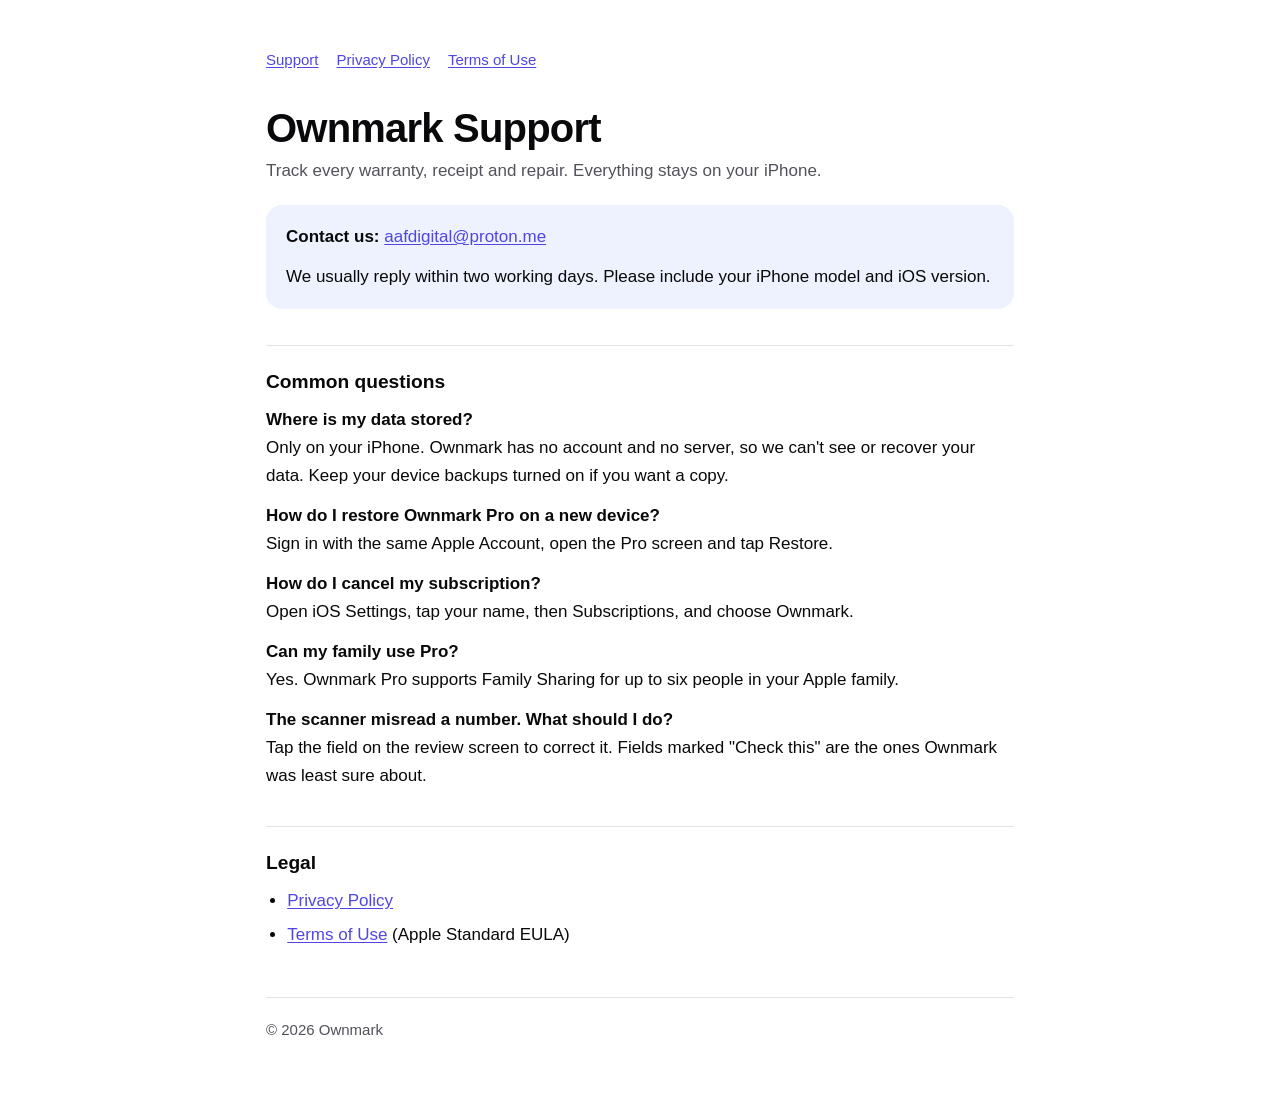
<file: docs/index.html>
<!doctype html>
<html lang="en-GB">
<head>
  <meta charset="utf-8">
  <meta name="viewport" content="width=device-width, initial-scale=1">
  <title>Ownmark Support</title>
  <meta name="description" content="Help and contact for Ownmark, the private warranty and home inventory app for iPhone.">
  <link rel="stylesheet" href="style.css">
</head>
<body>
<main>
  <nav><a href="./">Support</a><a href="privacy.html">Privacy Policy</a><a href="terms.html">Terms of Use</a></nav>

  <h1>Ownmark Support</h1>
  <p class="muted">Track every warranty, receipt and repair. Everything stays on your iPhone.</p>

  <div class="summary">
    <p><strong>Contact us:</strong> <a href="mailto:aafdigital@proton.me?subject=Ownmark%20support">aafdigital@proton.me</a></p>
    <p>We usually reply within two working days. Please include your iPhone model and iOS version.</p>
  </div>

  <h2>Common questions</h2>
  <p><strong>Where is my data stored?</strong><br>Only on your iPhone. Ownmark has no account and no server, so we can't see or recover your data. Keep your device backups turned on if you want a copy.</p>
  <p><strong>How do I restore Ownmark Pro on a new device?</strong><br>Sign in with the same Apple Account, open the Pro screen and tap Restore.</p>
  <p><strong>How do I cancel my subscription?</strong><br>Open iOS Settings, tap your name, then Subscriptions, and choose Ownmark.</p>
  <p><strong>Can my family use Pro?</strong><br>Yes. Ownmark Pro supports Family Sharing for up to six people in your Apple family.</p>
  <p><strong>The scanner misread a number. What should I do?</strong><br>Tap the field on the review screen to correct it. Fields marked "Check this" are the ones Ownmark was least sure about.</p>

  <h2>Legal</h2>
  <ul>
    <li><a href="privacy.html">Privacy Policy</a></li>
    <li><a href="terms.html">Terms of Use</a> (Apple Standard EULA)</li>
  </ul>

  <footer>© 2026 Ownmark</footer>
</main>
</body>
</html>
</file>
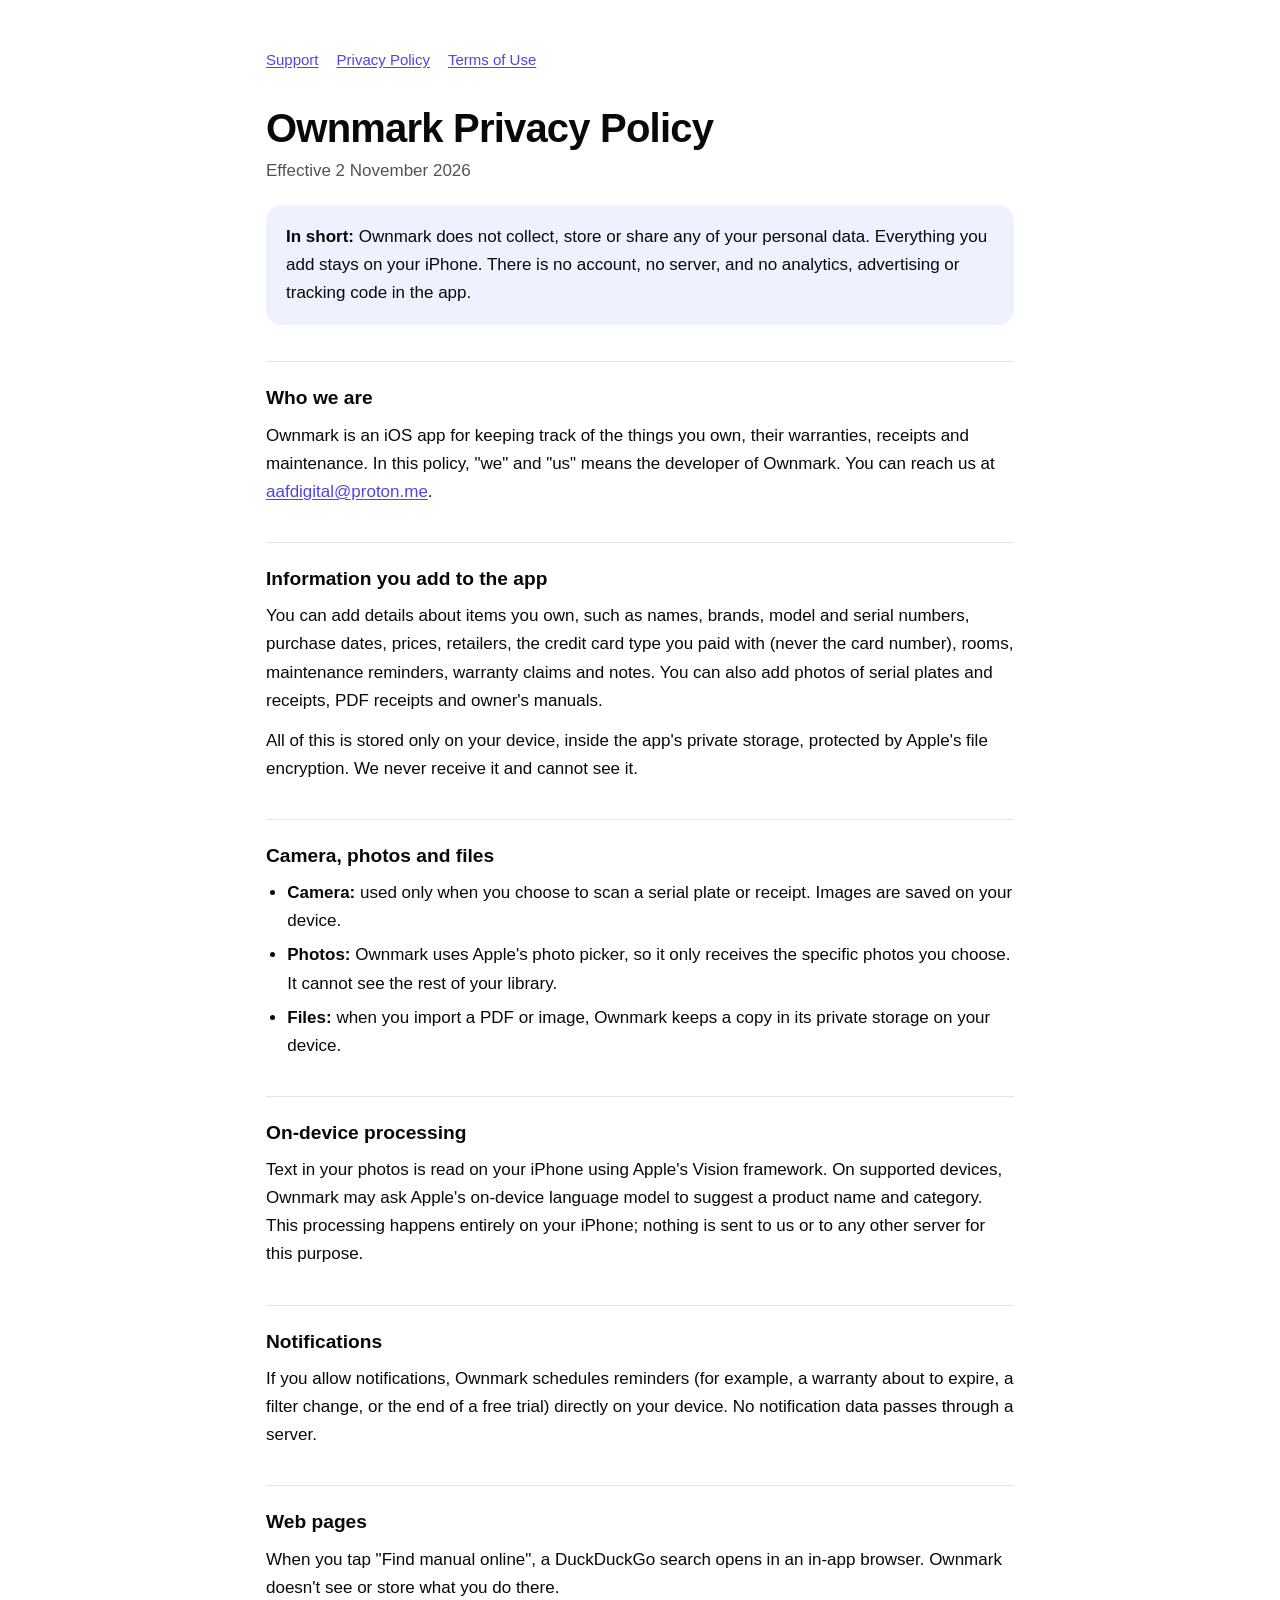
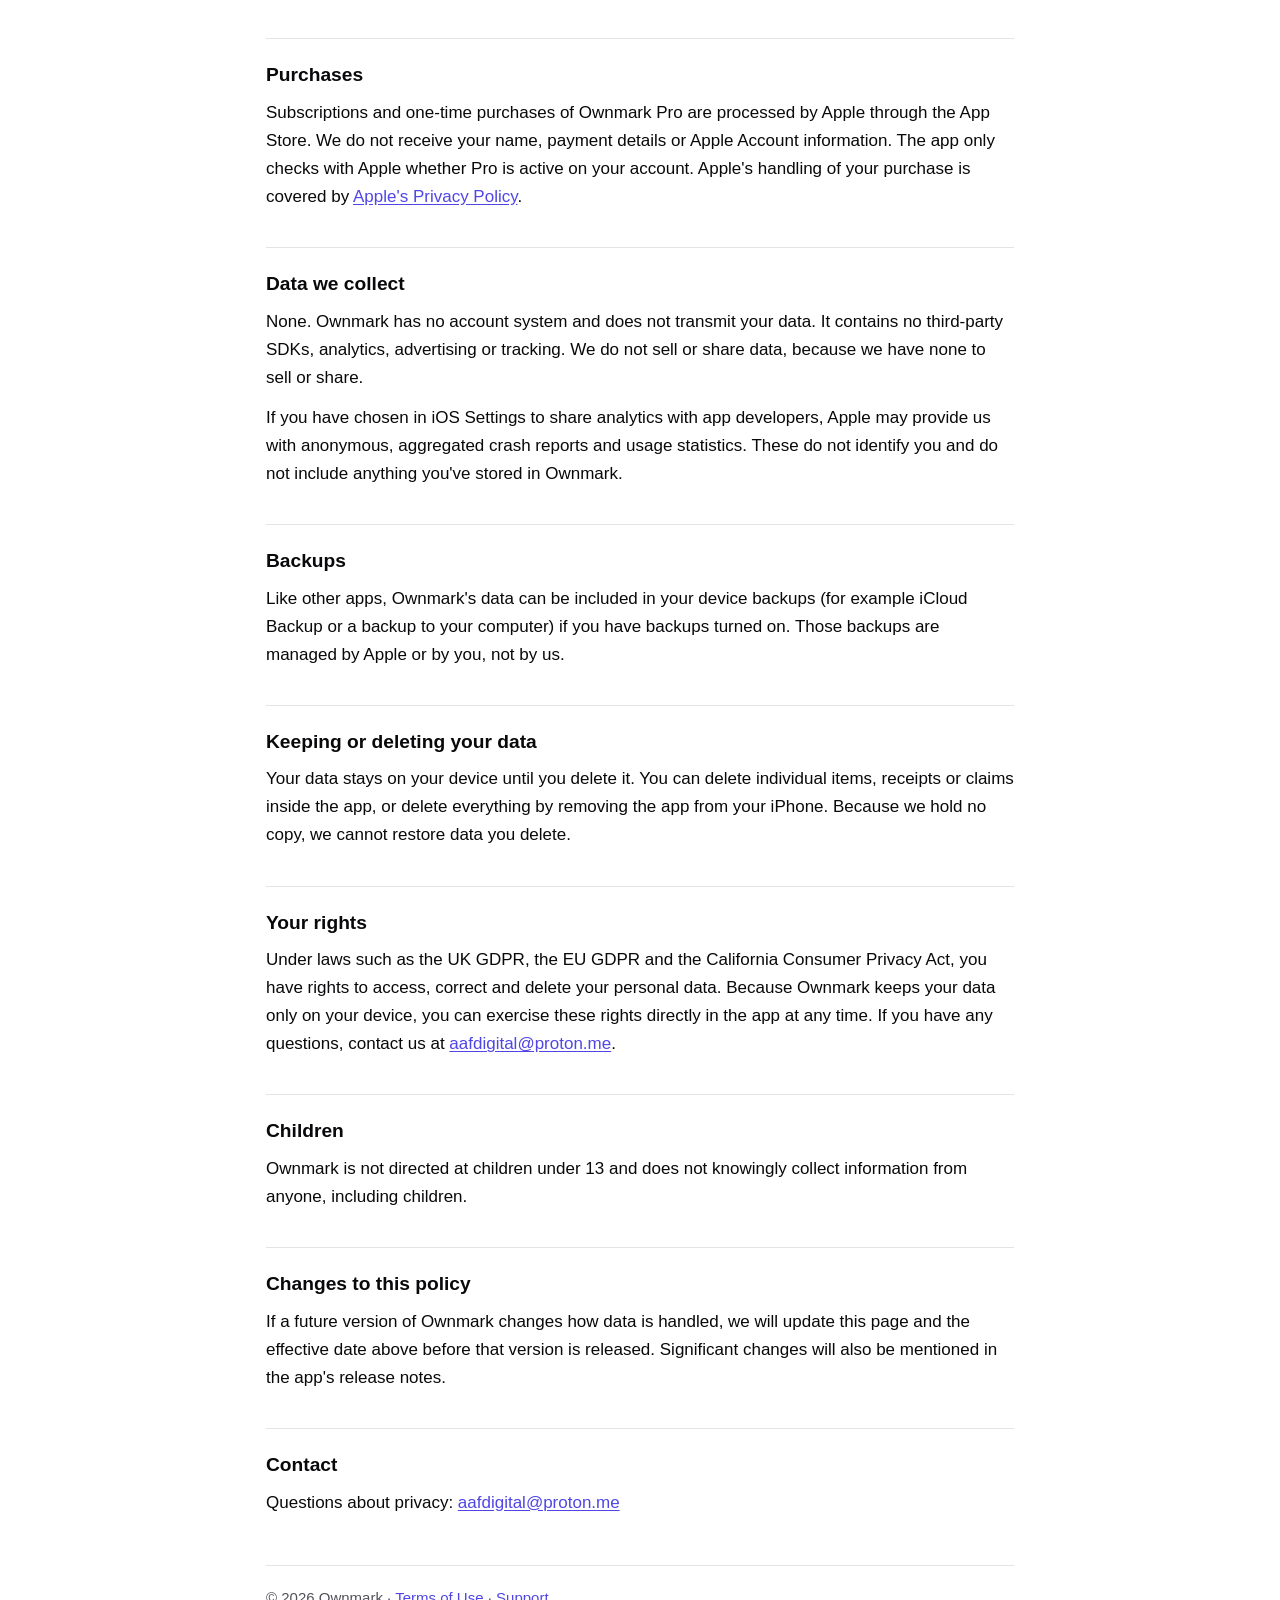
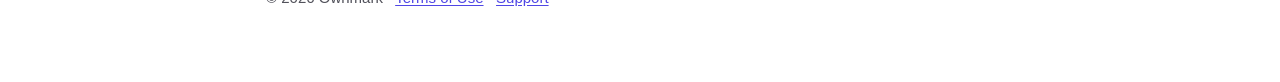
<file: docs/privacy.html>
<!doctype html>
<html lang="en-GB">
<head>
  <meta charset="utf-8">
  <meta name="viewport" content="width=device-width, initial-scale=1">
  <title>Ownmark Privacy Policy</title>
  <meta name="description" content="How the Ownmark iOS app handles your data: everything stays on your iPhone.">
  <link rel="stylesheet" href="style.css">
</head>
<body>
<main>
  <nav><a href="./">Support</a><a href="privacy.html">Privacy Policy</a><a href="terms.html">Terms of Use</a></nav>

  <h1>Ownmark Privacy Policy</h1>
  <p class="muted">Effective 2 November 2026</p>

  <div class="summary">
    <p><strong>In short:</strong> Ownmark does not collect, store or share any of your personal data. Everything you add stays on your iPhone. There is no account, no server, and no analytics, advertising or tracking code in the app.</p>
  </div>

  <h2>Who we are</h2>
  <p>Ownmark is an iOS app for keeping track of the things you own, their warranties, receipts and maintenance. In this policy, "we" and "us" means the developer of Ownmark. You can reach us at <a href="mailto:aafdigital@proton.me">aafdigital@proton.me</a>.</p>

  <h2>Information you add to the app</h2>
  <p>You can add details about items you own, such as names, brands, model and serial numbers, purchase dates, prices, retailers, the credit card type you paid with (never the card number), rooms, maintenance reminders, warranty claims and notes. You can also add photos of serial plates and receipts, PDF receipts and owner's manuals.</p>
  <p>All of this is stored only on your device, inside the app's private storage, protected by Apple's file encryption. We never receive it and cannot see it.</p>

  <h2>Camera, photos and files</h2>
  <ul>
    <li><strong>Camera:</strong> used only when you choose to scan a serial plate or receipt. Images are saved on your device.</li>
    <li><strong>Photos:</strong> Ownmark uses Apple's photo picker, so it only receives the specific photos you choose. It cannot see the rest of your library.</li>
    <li><strong>Files:</strong> when you import a PDF or image, Ownmark keeps a copy in its private storage on your device.</li>
  </ul>

  <h2>On-device processing</h2>
  <p>Text in your photos is read on your iPhone using Apple's Vision framework. On supported devices, Ownmark may ask Apple's on-device language model to suggest a product name and category. This processing happens entirely on your iPhone; nothing is sent to us or to any other server for this purpose.</p>

  <h2>Notifications</h2>
  <p>If you allow notifications, Ownmark schedules reminders (for example, a warranty about to expire, a filter change, or the end of a free trial) directly on your device. No notification data passes through a server.</p>

  <h2>Web pages</h2>
  <p>When you tap "Find manual online", a DuckDuckGo search opens in an in-app browser. Ownmark doesn't see or store what you do there.</p>

  <h2>Purchases</h2>
  <p>Subscriptions and one-time purchases of Ownmark Pro are processed by Apple through the App Store. We do not receive your name, payment details or Apple Account information. The app only checks with Apple whether Pro is active on your account. Apple's handling of your purchase is covered by <a href="https://www.apple.com/legal/privacy/">Apple's Privacy Policy</a>.</p>

  <h2>Data we collect</h2>
  <p>None. Ownmark has no account system and does not transmit your data. It contains no third-party SDKs, analytics, advertising or tracking. We do not sell or share data, because we have none to sell or share.</p>
  <p>If you have chosen in iOS Settings to share analytics with app developers, Apple may provide us with anonymous, aggregated crash reports and usage statistics. These do not identify you and do not include anything you've stored in Ownmark.</p>

  <h2>Backups</h2>
  <p>Like other apps, Ownmark's data can be included in your device backups (for example iCloud Backup or a backup to your computer) if you have backups turned on. Those backups are managed by Apple or by you, not by us.</p>

  <h2>Keeping or deleting your data</h2>
  <p>Your data stays on your device until you delete it. You can delete individual items, receipts or claims inside the app, or delete everything by removing the app from your iPhone. Because we hold no copy, we cannot restore data you delete.</p>

  <h2>Your rights</h2>
  <p>Under laws such as the UK GDPR, the EU GDPR and the California Consumer Privacy Act, you have rights to access, correct and delete your personal data. Because Ownmark keeps your data only on your device, you can exercise these rights directly in the app at any time. If you have any questions, contact us at <a href="mailto:aafdigital@proton.me">aafdigital@proton.me</a>.</p>

  <h2>Children</h2>
  <p>Ownmark is not directed at children under 13 and does not knowingly collect information from anyone, including children.</p>

  <h2>Changes to this policy</h2>
  <p>If a future version of Ownmark changes how data is handled, we will update this page and the effective date above before that version is released. Significant changes will also be mentioned in the app's release notes.</p>

  <h2>Contact</h2>
  <p>Questions about privacy: <a href="mailto:aafdigital@proton.me">aafdigital@proton.me</a></p>

  <footer>© 2026 Ownmark · <a href="terms.html">Terms of Use</a> · <a href="./">Support</a></footer>
</main>
</body>
</html>
</file>
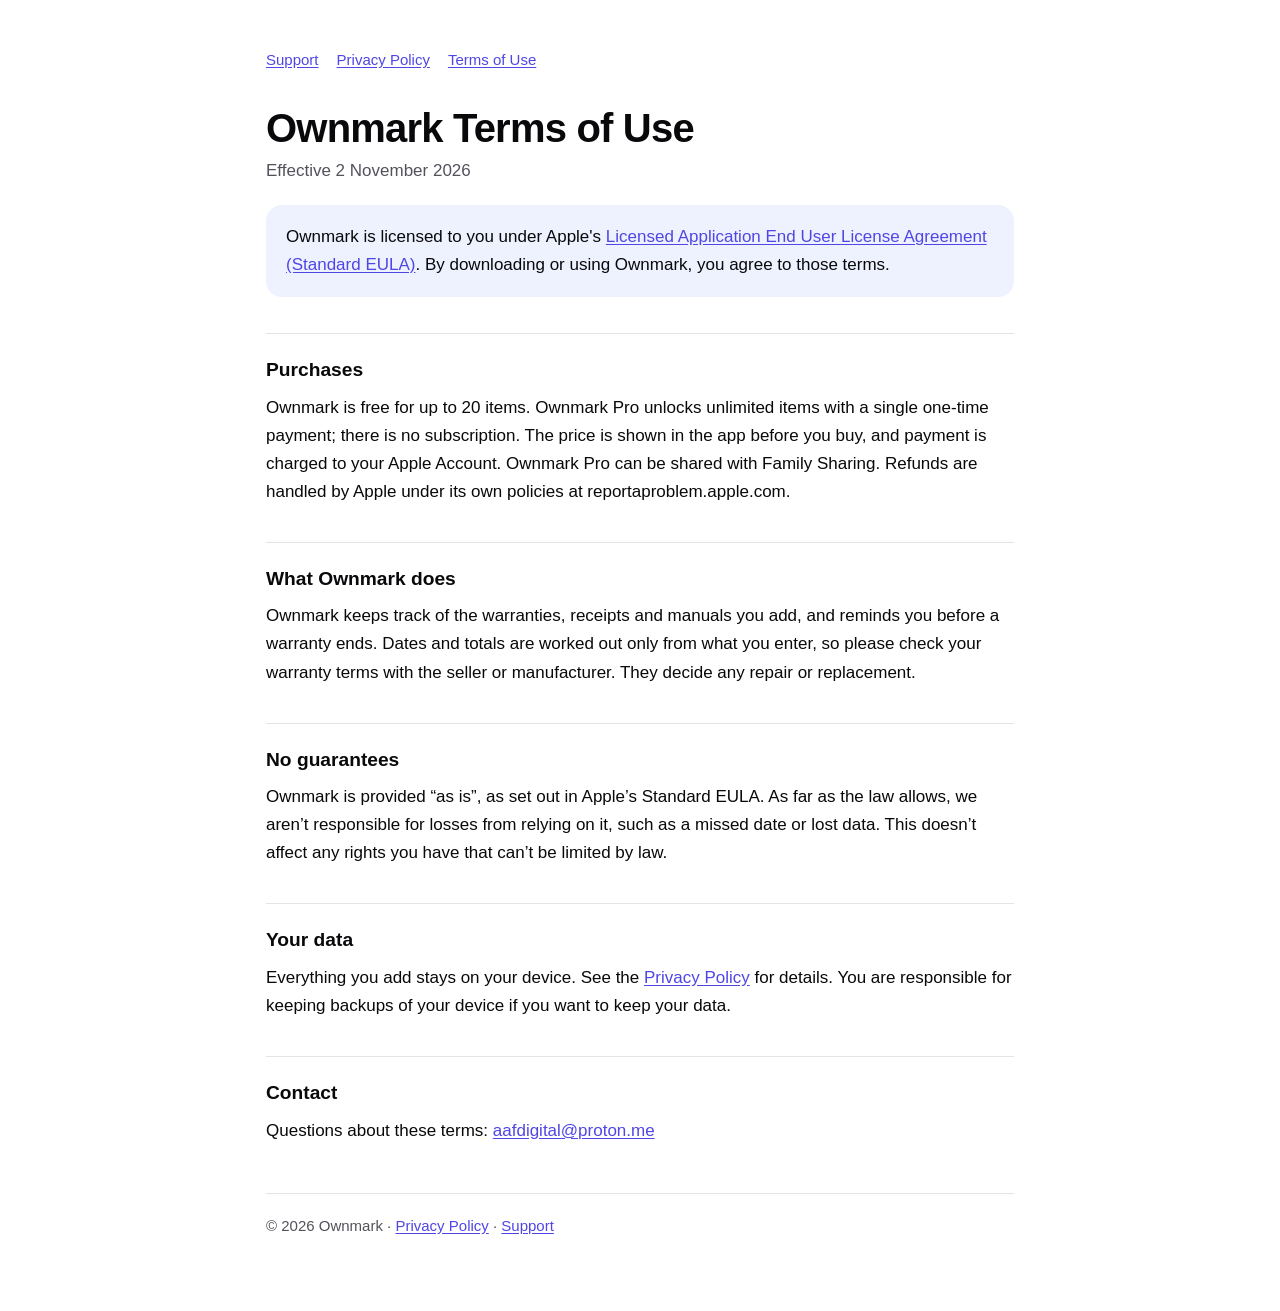
<file: docs/terms.html>
<!doctype html>
<html lang="en-GB">
<head>
  <meta charset="utf-8">
  <meta name="viewport" content="width=device-width, initial-scale=1">
  <title>Ownmark Terms of Use</title>
  <meta name="description" content="Ownmark is licensed under Apple's Standard End User License Agreement.">
  <link rel="stylesheet" href="style.css">
</head>
<body>
<main>
  <nav><a href="./">Support</a><a href="privacy.html">Privacy Policy</a><a href="terms.html">Terms of Use</a></nav>

  <h1>Ownmark Terms of Use</h1>
  <p class="muted">Effective 2 November 2026</p>

  <div class="summary">
    <p>Ownmark is licensed to you under Apple's <a href="https://www.apple.com/legal/internet-services/itunes/dev/stdeula/">Licensed Application End User License Agreement (Standard EULA)</a>. By downloading or using Ownmark, you agree to those terms.</p>
  </div>

  <h2>Purchases</h2>
  <p>Ownmark is free for up to 20 items. Ownmark Pro unlocks unlimited items with a single one-time payment; there is no subscription. The price is shown in the app before you buy, and payment is charged to your Apple Account. Ownmark Pro can be shared with Family Sharing. Refunds are handled by Apple under its own policies at reportaproblem.apple.com.</p>

  <h2>What Ownmark does</h2>
  <p>Ownmark keeps track of the warranties, receipts and manuals you add, and reminds you before a warranty ends. Dates and totals are worked out only from what you enter, so please check your warranty terms with the seller or manufacturer. They decide any repair or replacement.</p>

  <h2>No guarantees</h2>
  <p>Ownmark is provided &ldquo;as is&rdquo;, as set out in Apple&rsquo;s Standard EULA. As far as the law allows, we aren&rsquo;t responsible for losses from relying on it, such as a missed date or lost data. This doesn&rsquo;t affect any rights you have that can&rsquo;t be limited by law.</p>

  <h2>Your data</h2>
  <p>Everything you add stays on your device. See the <a href="privacy.html">Privacy Policy</a> for details. You are responsible for keeping backups of your device if you want to keep your data.</p>

  <h2>Contact</h2>
  <p>Questions about these terms: <a href="mailto:aafdigital@proton.me">aafdigital@proton.me</a></p>

  <footer>© 2026 Ownmark · <a href="privacy.html">Privacy Policy</a> · <a href="./">Support</a></footer>
</main>
</body>
</html>
</file>
<file: docs/style.css>
:root { --bg:#ffffff; --text:#09090b; --muted:#52525b; --accent:#4f46e5; --panel:#eef2ff; --rule:#e4e4e7; }
@media (prefers-color-scheme: dark) {
  :root { --bg:#09090b; --text:#f4f4f5; --muted:#a1a1aa; --accent:#a5b4fc; --panel:#1e1b4b; --rule:#27272a; }
}
* { box-sizing: border-box; }
html { -webkit-text-size-adjust: 100%; }
body { margin:0; background:var(--bg); color:var(--text); font-family:-apple-system, BlinkMacSystemFont, "SF Pro Text", "Inter", "Segoe UI", Roboto, "Helvetica Neue", Arial, sans-serif; font-size:17px; line-height:1.65; }
main { max-width:780px; margin:0 auto; padding:48px 16px 72px; }
nav { display:flex; gap:18px; flex-wrap:wrap; font-size:15px; margin-bottom:32px; }
h1 { font-size:clamp(1.9rem, 6vw, 2.5rem); line-height:1.15; margin:0 0 6px; letter-spacing:-0.02em; }
h2 { font-size:1.2rem; margin:36px 0 8px; padding-top:20px; border-top:1px solid var(--rule); }
p { margin:0 0 12px; }
ul { margin:0 0 12px; padding-left:1.25em; }
li { margin-bottom:6px; }
a { color:var(--accent); text-underline-offset:2px; }
.muted { color:var(--muted); }
.summary { background:var(--panel); border-radius:16px; padding:18px 20px; margin:20px 0 8px; }
.summary p:last-child, .summary ul:last-child { margin-bottom:0; }
footer { margin-top:48px; padding-top:20px; border-top:1px solid var(--rule); color:var(--muted); font-size:15px; }
</file>
